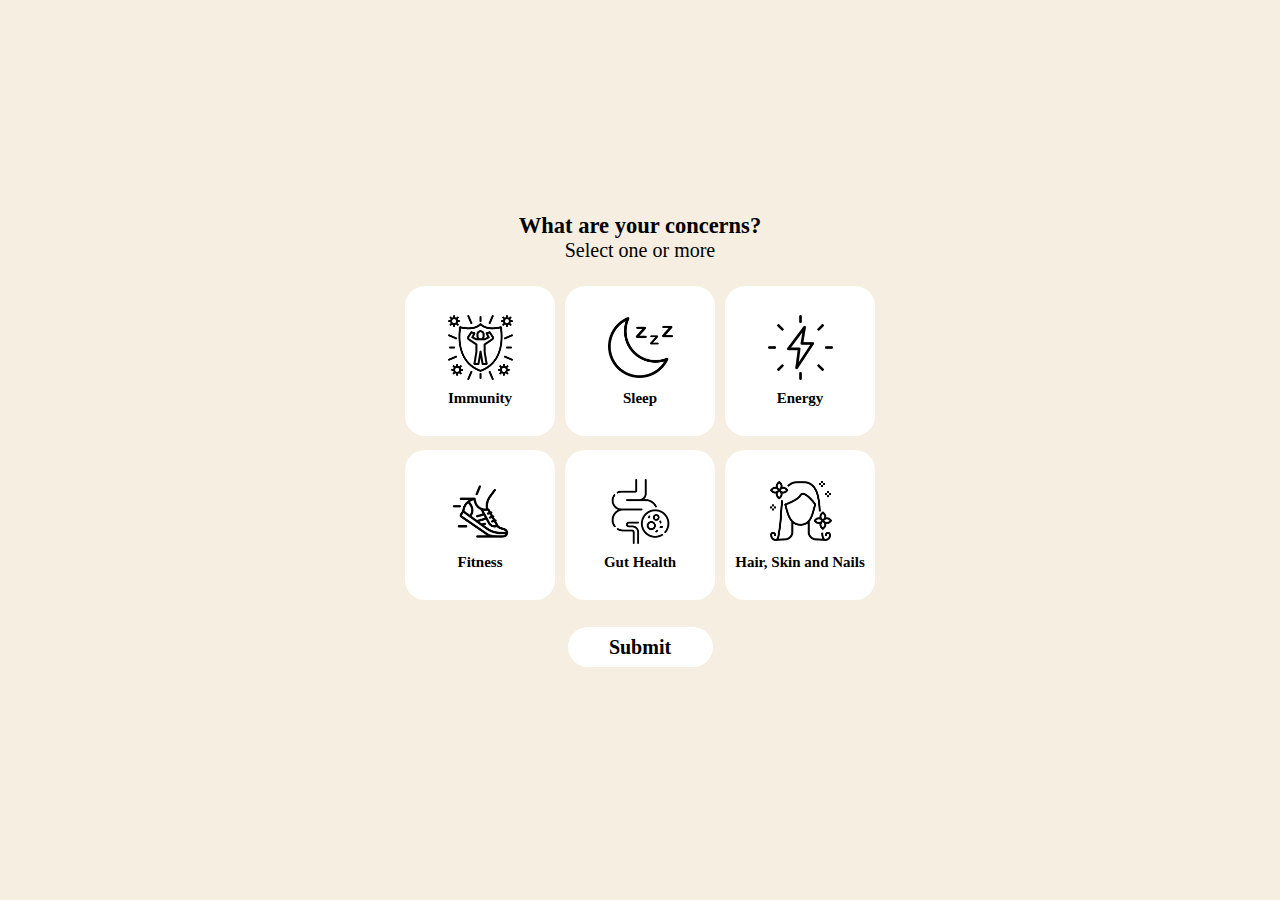
<file: concernsPage.html>
<!DOCTYPE html>
<html>

<head>
  <meta charset="utf-8">
  <meta name="viewport" content="width=device-width">
  <title>Snazzy Supplements</title>
  <link rel="icon" type="x-icon" href="images/leaf.png">
  <link href="style.css" rel="stylesheet" type="text/css" />
</head>

<body>
  <div class="concerns content">
    <form action="./resultsPage.html">
      <input type="hidden" id="nameinput" name="name">
      <input type="hidden" id="age" name="age">
      <input type="hidden" id="gender" name="gender">

      <h2 class="title">What are your concerns?</h2>
      <p class="description">Select one or more</p>
      <br>

      <div class="buttonContainer">
        <label>
          <input type="checkbox" name="immunity" value="1">
          <div class="button1">
            <img width="50px" height="50px" class="button1_icon" src="images2/immune.png">
            <span class="button1_text">Immunity</span>
          </div>
        </label>

        <label>
          <input type="checkbox" name="sleep" value="1">
          <div class="button1">
            <img width="50px" height="50px" class="button1_icon" src="images2/moon.png">
            <span class="button1_text">Sleep</span>
          </div>
        </label>

        <label>
          <input type="checkbox" name="energy" value="1">
          <div class="button1">
            <img width="50px" height="50px" class="button1_icon" src="images2/energized.png">
            <span class="button1_text">Energy</span>
          </div>
        </label>

        <label>
          <input type="checkbox" name="fitness" value="1">
          <div class="button1">
            <img width="50px" height="50px" class="button1_icon" src="images/fitness.png">
            <span class="button1_text">Fitness</span>
          </div>
        </label>

        <label>
          <input type="checkbox" name="gut health" value="1">
          <div class="button1">
            <img width="50px" height="50px" class="button1_icon" src="images2/guts.png">
            <span class="button1_text">Gut Health</span>
          </div>
        </label>

        <label>
          <input type="checkbox" name="hair, skin and nails" value="1">
          <div class="button1">
            <img width="50px" height="50px" class="button1_icon" src="images2/hairdresser.png">
            <span class="button1_text">Hair, Skin and Nails</span>
          </div>
        </label>

      </div>

      <input type="submit" class="submit" />
    </form>
  </div>

  <script>
    let searchParams = new URLSearchParams(location.search);
    document.getElementById("nameinput").value = searchParams.get('name');
    document.getElementById("age").value = searchParams.get('age');
    document.getElementById("gender").value = searchParams.get('gender');
  </script>

</body>

</html>
</file>
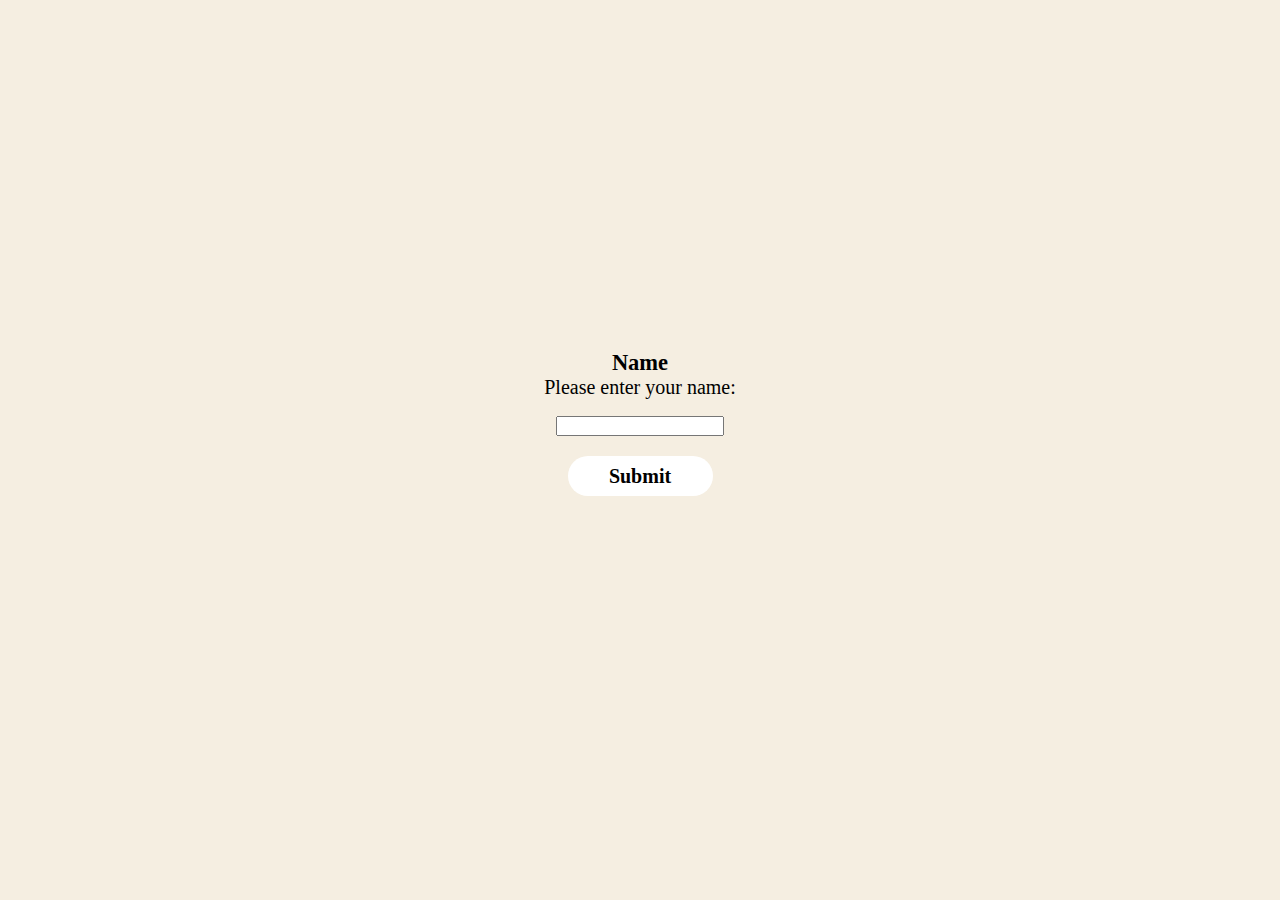
<file: namePage.html>
<!DOCTYPE html>
<html>
  
<head>
    <meta charset="utf-8">
    <meta name="viewport" content="width=device-width">
    <title>Supplement Survey</title>
    <link href="style.css" rel="stylesheet" type="text/css" />
</head>
  
<body>
  <div id=name-page class="name content">
    <form action="./personalPage.html">
      <h2 class="title">  Name</h2>
      <p class="description">Please enter your name: </p>
      <br>
      <center>
        <input type="text" id="name" name="name">
      </center>
<!--       <a href="./personalPage.html"> -->
        <input type="submit" class="submit" />
<!--       </a> -->
    </form>
  </div>
</body>
  
</html>
</file>
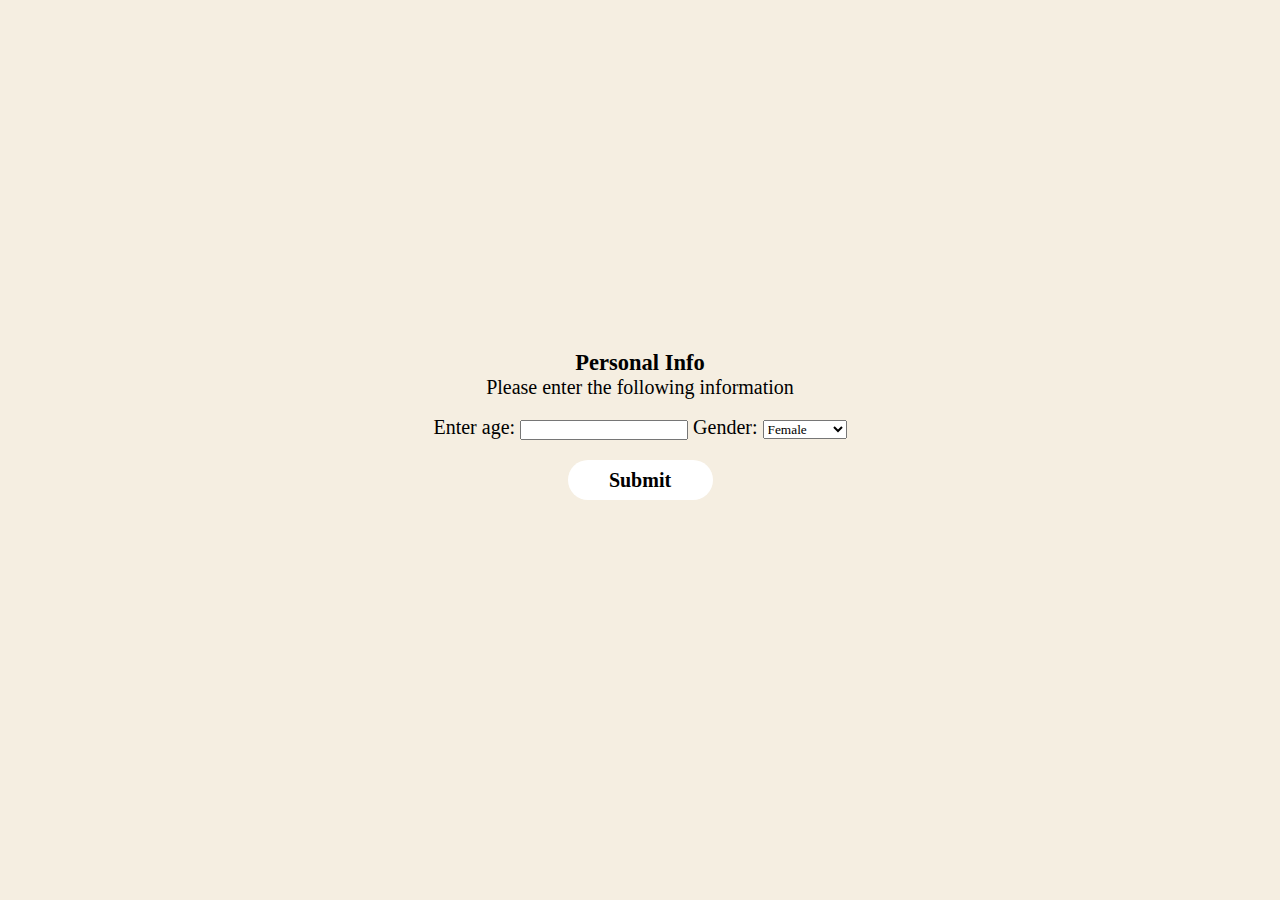
<file: personalPage.html>
<!DOCTYPE html>
<html>

<head>
  <meta charset="utf-8">
  <meta name="viewport" content="width=device-width">
  <title>Snazzy Supplements</title>
  <link rel="icon" type="x-icon" href="images/leaf.png">
  <link href="style.css" rel="stylesheet" type="text/css" />
  <!--   <script src="./script.js"></script> -->
</head>

<body>
  <div class="personal-info content">
    <form action="./concernsPage.html">
      <input type="hidden" id="nameinput" name="name">

      <h2 class="title">Personal Info</h2>
      <p class="description">Please enter the following information</p>
      <br>

      <center>
        <p class="description">
          <label for="age">Enter age: </label>
          <input type="text" id="age" name="age">

          <label for="gender">Gender: </label>
          <select name="gender" id="gender">
            <option value="female">Female</option>
            <option value="male">Male</option>
            <option value="non-binary">Non-binary</option>

          </select>
        </p>
      </center>
      <input type="submit" class="submit" />

    </form>
  </div>


  <script>
    let searchParams = new URLSearchParams(location.search);
    document.getElementById("nameinput").value = searchParams.get('name');
  </script>

</body>

</html>
</file>
<file: style.css>
*{
  font-family: Ariel;
  margin: 0;
  padding: 0;
}

body {
  background: #f5eee1;
  min-height: 100vh;
  display: flex;
  align-items: center;
  justify-content: center;
  font-family: monaco;
  animation: expand 0.8s ease forwards;
}

.content {
  min-height: 200px;
  width: 500px;
  font-size: 15px; 
  
/*   animation: expand .8s ease forwards; */
}

.profilepicture {
  height: 100px;
  width: 100px; 
  border: 1px solidwhite; 
  display: block; 
  margin-right: auto; 
  margin-left: auto;
  margin-bottom: 25px

/*   animation: slideUp 2s ease forwards; */
/*   animation: expand 0.8s ease forwards; */
}

.start_title {
  text-align: center;
  font-family: monaco;
  font-weight: 700;
  margin-bottom: 15px
/*   transform: translateY(30px); */
/*   animation: slideUp 0.6s ease forwards; */
/*   animation: expand 0.8s ease forwards; */
}

.start_description {
  text-align: center;
  font-family: monaco;
  font-weight: 150;
/*   transform: translateY(300px); */
/*   animation: slideUp 0.6s ease forwards; */
/*   animation: expand 0.8s ease forwards; */
}

.start {
  background: white;
  color: black; 
  display: block; 
  height: 40px;
  width: 145px;
  border-radius: 20px;
  margin: 20px auto;
  text-decoration: none;
  text-align: center;
  font-weight: 550;
  line-height: 20px;
  font-size: 15px; 
/*   transition: 0.2s; */
  font-family: monaco;
  border: none;
/*   animation: slideUp 0.6s ease forwards; */
/*   animation: expand 0.8s ease forwards; */
}

.start:focus {
  outline: none;
}

.start:hover {
  background: #79bf67;
  color: white;
}

.title {
  text-align: center;
/*   font-family: Courier New; */
  font-family: monaco;
  font-weight: 600;
/*   transform: translateY(300px);   */
/*   animation: expand 0.8s ease forwards; */
}

.description {
  text-align: center;
  font-size: 20px; 
  font-family: monaco;
/*   transform: translateY(300px); */
/*   animation: expand 0.8s ease forwards; */
}


.submit {
  background: white;
  color: black; 
  display: block; 
  height: 40px;
  width: 145px;
  border-radius: 20px;
  margin: 20px auto;
  text-decoration: none;
  text-align: center;
  font-weight: 550;
  line-height: 20px;
  font-size: 20px; 
  transition: 0.2s;
  font-family: monaco;
  border: none;
/*   animation: expand 0.8s ease forwards; */
}

.submit:focus {
  outline: none;
  text-decoration: none;
}

.submit:hover {
  background: #79bf67;
  color: white;
  text-decoration: none;
}

.results {
  background: white;
  color: black; 
  display: block; 
  height: 40px;
  width: 145px;
  border-radius: 20px;
  margin: 20px auto;
  text-decoration: none;
  text-align: center;
  font-weight: 550;
  line-height: 20px;
  font-size: 13px; 
  transition: 0.2s;
  font-family: monaco;
  border: none;
  
}

.results:focus {
  outline: none;
}

.results:hover {
  background: #79bf67;
  color: white;
}

.button1 {
  background: white;
  color: black;
  height: 150px;
  width: 150px;
  border-radius: 20px;
  margin: 7px 5px;
  text-decoration: none;
  text-align: center;
  font-weight: 600;
  font-family: monaco;
  
/*   line-height: 60px;  best for paragraph of text*/
  transition: 0.2s;
  
  /*Makes the button a flexbox*/
  display: flex;
  flex-direction: column;
  align-items: center;
  justify-content: center;
}

.buttonContainer.button1:focus {
  outline: none;
}

.buttonContainer {
  display: flex;
  flex-wrap: wrap;
  justify-content:center;
  animation: expand 0.8s ease forwards;
}

.buttonContainer label {
  /*Making the buttons inline*/
  display: inline-block;
  
}

.buttonContainer label input:checked + .button1 {
/*   background: #79bf67; */
  background: #b5e7a0;
  color: white;
  font-family: monaco;
}

.buttonContainer label input {
  /*Hide checkbox*/
  display: none;
}

.buttonContainer .button1_icon {
  width: 65px;
  height: 65px;
  margin-bottom: 10px;
}

.resultImageContainer {
  display: flex;
  flex-wrap: wrap;
  justify-content: space-evenly;
}

.image_icon {
  width: 100px;
  height: 100px;
  margin-bottom: 10px;
}


/* transitions */
@keyframes slideIn {
  0% {
    transform: translateX(500px) scale(.2);
  }
  100% {
    transform: translateX(0px) scale(1);
  }
}

@keyframes slideDown {
  0% {
    transform: translateY();
  }
  100% {
    transform: translateY(300px);
  }
}

@keyframes slideUp {
  0% {
    transform: translateY(300px);
  }
  100% {
    transform: translateY(0px);
  }
}

@keyframes expand {
  0% {
    transform: translateX(1400px);
  }
  100% {
    transform: translateX(0px);
  }
}

/* end of transition */
</file>
